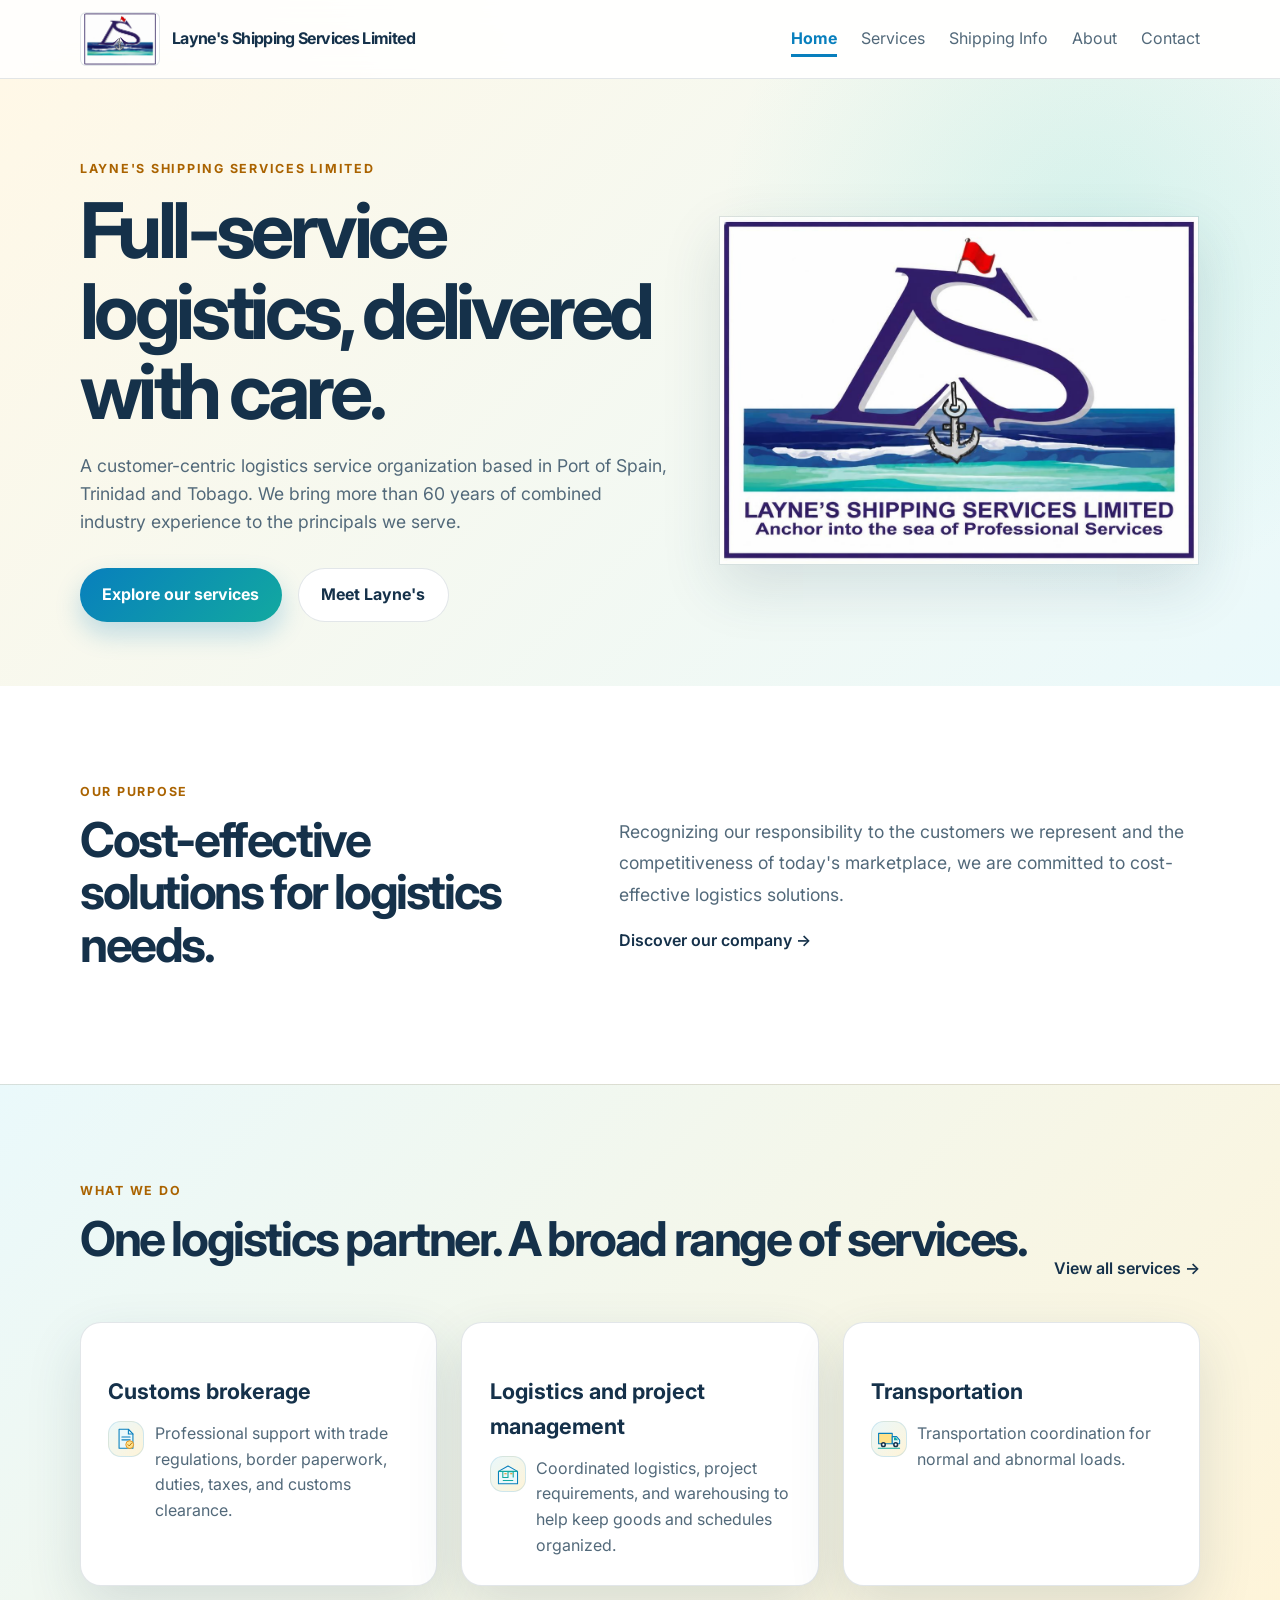
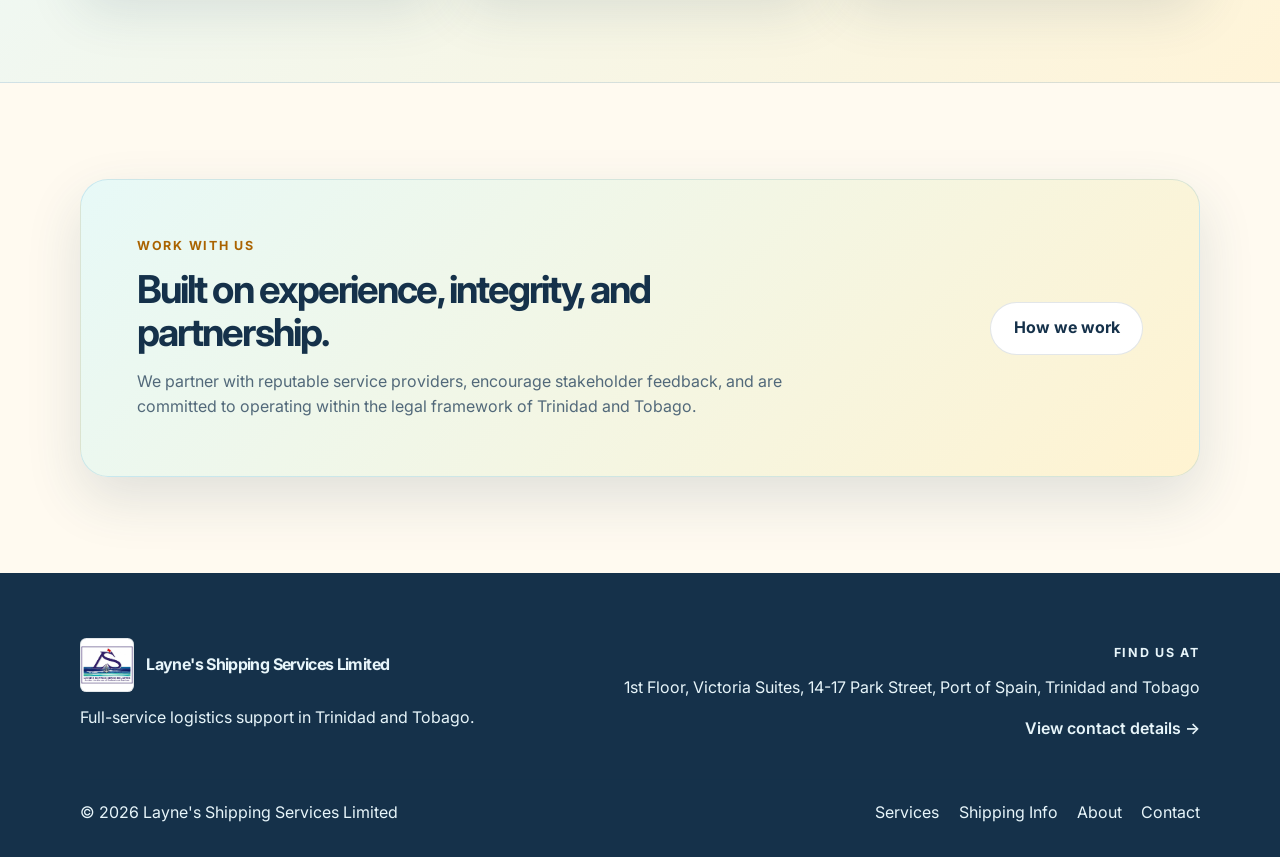
<file: index.html>
<!DOCTYPE html>
<html lang="en">
  <head>
    <meta charset="UTF-8" />
    <meta name="viewport" content="width=device-width, initial-scale=1.0" />
    <title>Home | Layne's Shipping Services Limited</title>
    <meta
      name="description"
      content="Layne's Shipping Services Limited provides full-service logistics support in Trinidad and Tobago."
    />
    <link rel="preconnect" href="https://fonts.googleapis.com" />
    <link rel="preconnect" href="https://fonts.gstatic.com" crossorigin />
    <link
      href="https://fonts.googleapis.com/css2?family=Inter:wght@400;500;600;700;800&display=swap"
      rel="stylesheet"
    />
    <link rel="stylesheet" href="styles.css" />
  </head>
  <body>
    <header class="site-header">
      <div class="container nav-wrap">
        <a href="index.html" class="brand" aria-label="Layne Shipping Services home">
          <img src="small-logo-cropped.png" alt="" class="brand-logo" />
          <span>Layne's Shipping Services Limited</span>
        </a>

        <button class="nav-toggle" aria-label="Open menu" aria-expanded="false">
          <span></span>
          <span></span>
          <span></span>
        </button>

        <nav class="site-nav" aria-label="Main navigation">
          <a href="index.html" aria-current="page">Home</a>
          <a href="services.html">Services</a>
          <a href="shipping-info.html">Shipping Info</a>
          <a href="about.html">About</a>
          <a href="contact.html">Contact</a>
        </nav>
      </div>
    </header>

    <main id="top">
      <section class="page-hero">
        <div class="container page-hero-grid">
          <div class="hero-copy">
            <p class="eyebrow">Layne's Shipping Services Limited</p>
            <h1>Full-service logistics, delivered with care.</h1>
            <p class="lead">
              A customer-centric logistics service organization based in Port of Spain, Trinidad and Tobago.
              We bring more than 60 years of combined industry experience to the principals we serve.
            </p>

            <div class="hero-actions">
              <a href="services.html" class="btn btn-primary">Explore our services</a>
              <a href="about.html" class="btn btn-secondary">Meet Layne's</a>
            </div>
          </div>

          <div class="hero-visual">
            <img
              src="layne-shipping-logo-cropped.png"
              alt="Layne Shipping Services logo"
              class="hero-logo"
            />
          </div>
        </div>
      </section>

      <section class="section home-purpose">
        <div class="container">
          <div class="purpose-grid">
            <div>
              <p class="eyebrow">Our purpose</p>
              <h2>Cost-effective solutions for logistics needs.</h2>
            </div>
            <div class="purpose-copy">
              <p>
                Recognizing our responsibility to the customers we represent and the competitiveness
                of today's marketplace, we are committed to cost-effective logistics solutions.
              </p>
              <a class="text-link" href="about.html">Discover our company <span aria-hidden="true">→</span></a>
            </div>
          </div>
        </div>
      </section>

      <section class="section alt">
        <div class="container">
          <div class="section-heading split">
            <div>
              <p class="eyebrow">What we do</p>
              <h2>One logistics partner. A broad range of services.</h2>
            </div>
            <a class="text-link" href="services.html">View all services <span aria-hidden="true">→</span></a>
          </div>

          <div class="feature-grid home-service-grid">
            <article class="feature-card">
              <h3>Customs brokerage</h3>
              <div class="service-description">
                <img class="service-icon" src="customs-brokerage.svg" alt="" aria-hidden="true" />
                <p>
                  Professional support with trade regulations, border paperwork, duties, taxes, and customs clearance.
                </p>
              </div>
            </article>
            <article class="feature-card">
              <h3>Logistics and project management</h3>
              <div class="service-description">
                <img class="service-icon" src="logistics-warehouse.svg" alt="" aria-hidden="true" />
                <p>
                  Coordinated logistics, project requirements, and warehousing to help keep goods and schedules organized.
                </p>
              </div>
            </article>
            <article class="feature-card">
              <h3>Transportation</h3>
              <div class="service-description">
                <img class="service-icon" src="transportation.svg" alt="" aria-hidden="true" />
                <p>
                  Transportation coordination for normal and abnormal loads.
                </p>
              </div>
            </article>
          </div>
        </div>
      </section>

      <section class="section">
        <div class="container">
          <div class="home-story-card">
            <div>
              <p class="eyebrow">Work with us</p>
              <h2>Built on experience, integrity, and partnership.</h2>
              <p>
                We partner with reputable service providers, encourage stakeholder feedback, and
                are committed to operating within the legal framework of Trinidad and Tobago.
              </p>
            </div>
            <a href="shipping-info.html" class="btn btn-secondary">How we work</a>
          </div>
        </div>
      </section>
    </main>

    <footer class="site-footer">
      <div class="container footer-grid">
        <div>
          <a href="index.html" class="brand footer-brand" aria-label="Layne Shipping Services home">
            <img src="layne-shipping-logo-cropped.png" alt="" class="brand-logo" />
            <span>Layne's Shipping Services Limited</span>
          </a>
          <p>Full-service logistics support in Trinidad and Tobago.</p>
        </div>

        <div class="footer-cta">
          <p class="eyebrow">Find Us At</p>
          <p>1st Floor, Victoria Suites, 14-17 Park Street, Port of Spain, Trinidad and Tobago</p>
          <a class="text-link" href="contact.html">View contact details <span aria-hidden="true">→</span></a>
        </div>
      </div>

      <div class="container footer-bottom">
        <span>© <span id="year"></span> Layne's Shipping Services Limited</span>
        <div class="footer-links">
          <a href="services.html">Services</a>
          <a href="shipping-info.html">Shipping Info</a>
          <a href="about.html">About</a>
          <a href="contact.html">Contact</a>
        </div>
      </div>
    </footer>

    <script src="script.js"></script>
  </body>
</html>
</file>
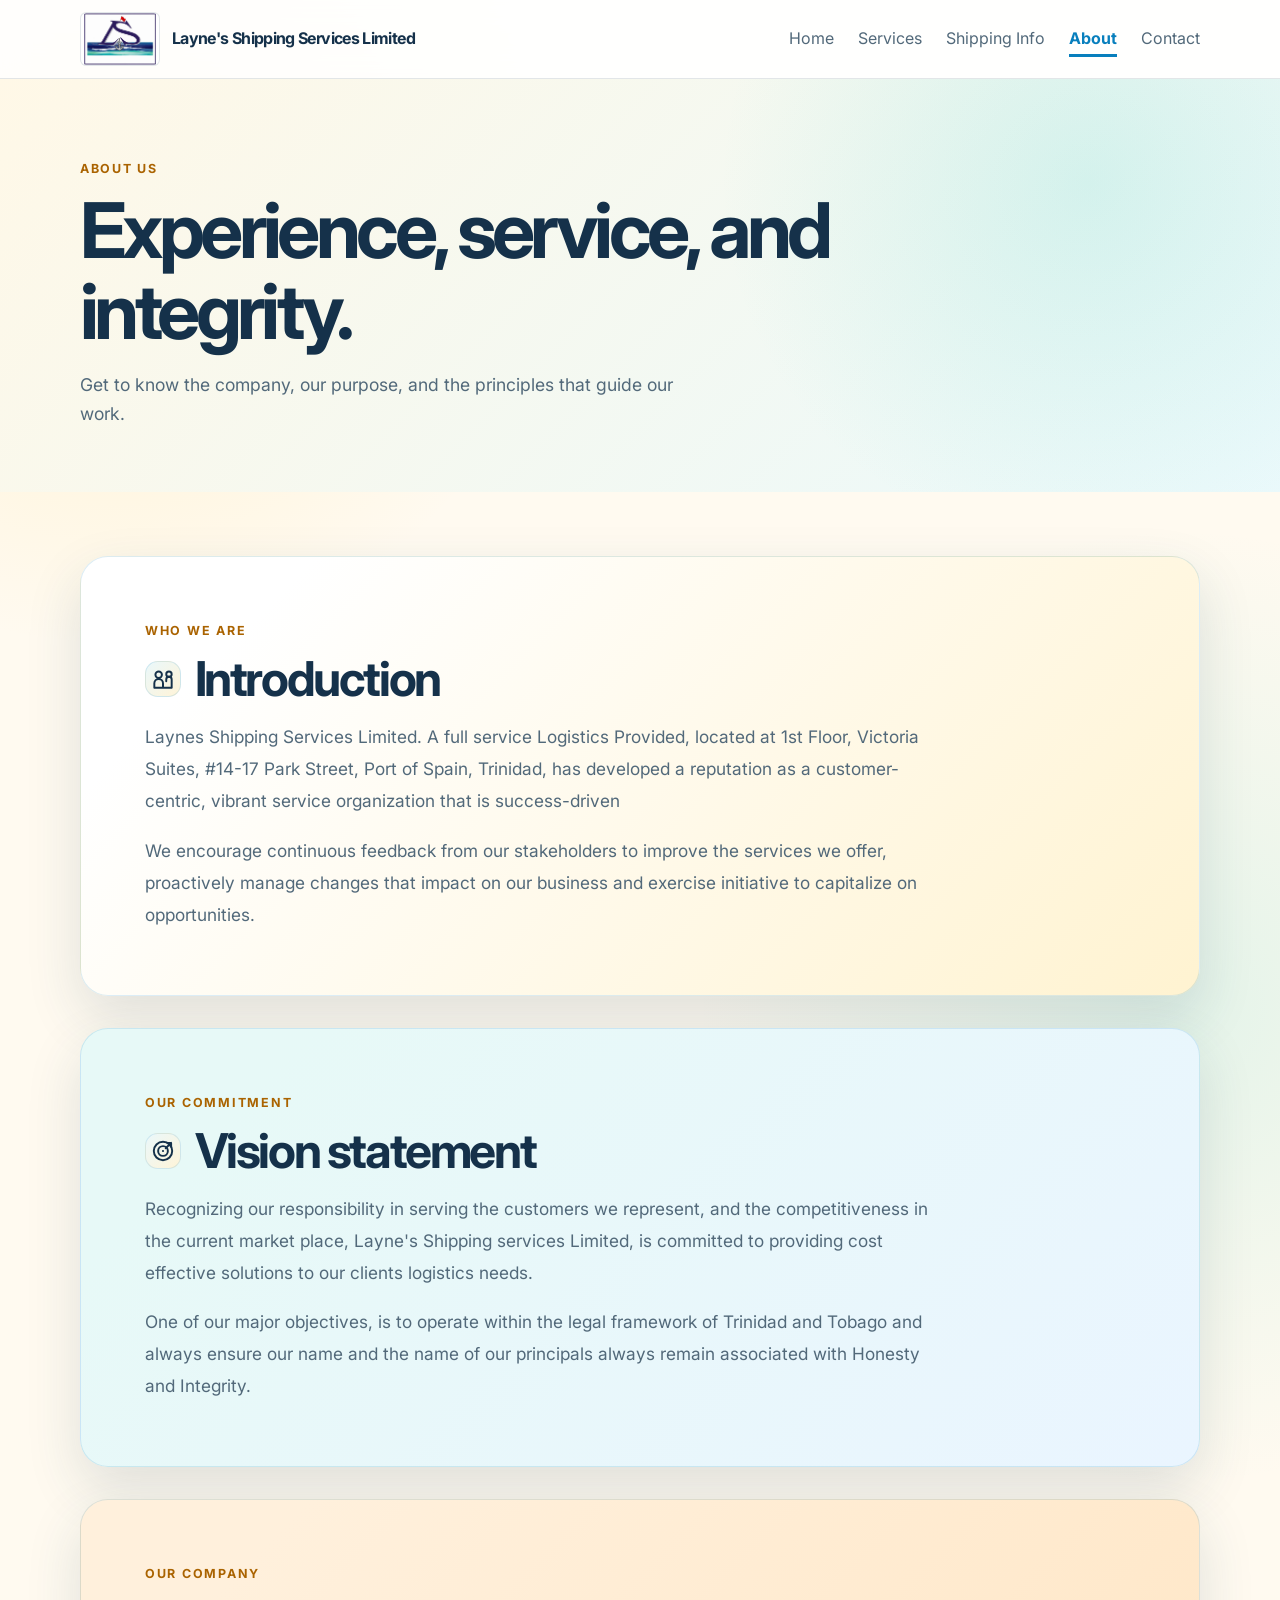
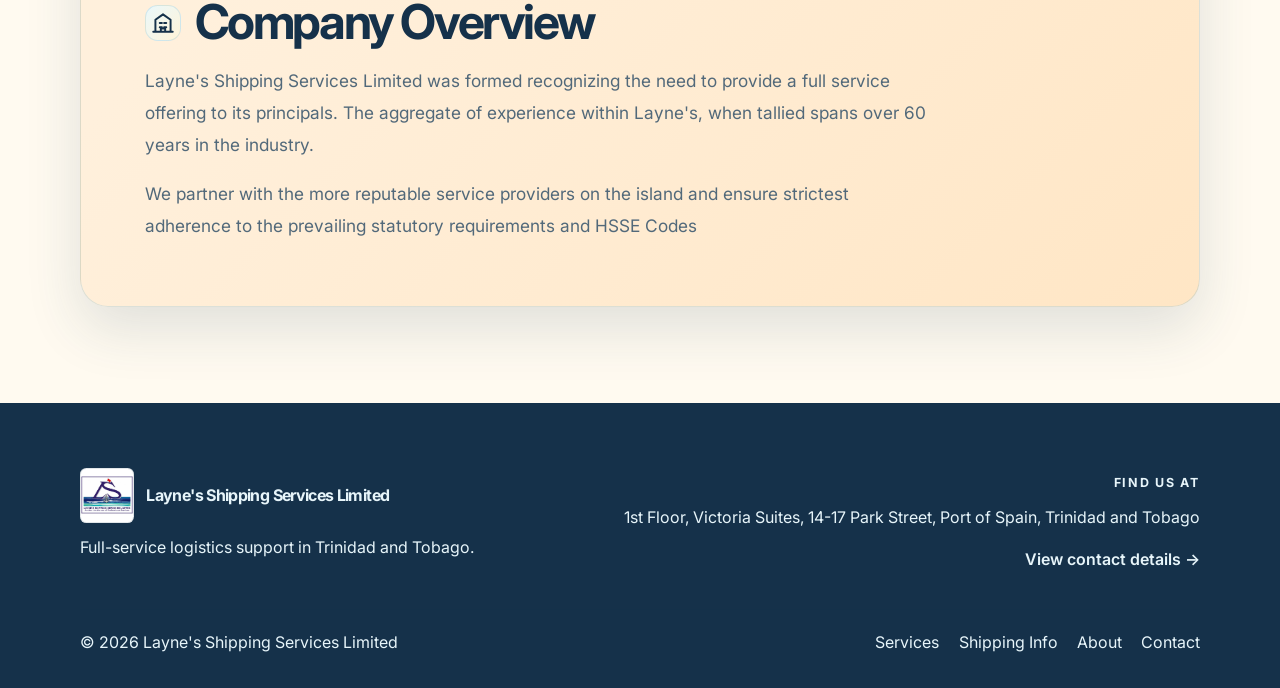
<file: about.html>
<!DOCTYPE html>
<html lang="en">
  <head>
    <meta charset="UTF-8" />
    <meta name="viewport" content="width=device-width, initial-scale=1.0" />
    <title>About | Layne's Shipping Services Limited</title>
    <meta
      name="description"
      content="Learn about Layne's Shipping Services Limited, our company overview, vision, and experience."
    />
    <link rel="preconnect" href="https://fonts.googleapis.com" />
    <link rel="preconnect" href="https://fonts.gstatic.com" crossorigin />
    <link
      href="https://fonts.googleapis.com/css2?family=Inter:wght@400;500;600;700;800&display=swap"
      rel="stylesheet"
    />
    <link rel="stylesheet" href="styles.css" />
  </head>
  <body>
    <header class="site-header">
      <div class="container nav-wrap">
        <a href="index.html" class="brand" aria-label="Layne's Shipping Services home">
          <img src="small-logo-cropped.png" alt="" class="brand-logo" />
          <span>Layne's Shipping Services Limited</span>
        </a>
        <button class="nav-toggle" aria-label="Open menu" aria-expanded="false">
          <span></span><span></span><span></span>
        </button>
        <nav class="site-nav" aria-label="Main navigation">
          <a href="index.html">Home</a>
          <a href="services.html">Services</a>
          <a href="shipping-info.html">Shipping Info</a>
          <a href="about.html" aria-current="page">About</a>
          <a href="contact.html">Contact</a>
        </nav>
      </div>
    </header>

    <main>
      <section class="page-title">
        <div class="container">
          <p class="eyebrow">About us</p>
          <h1>Experience, service, and integrity.</h1>
          <p class="lead">Get to know the company, our purpose, and the principles that guide our work.</p>
        </div>
      </section>

      <section class="section page-section">
        <div class="container statement-stack">
          <article class="intro-card">
            <p class="eyebrow">Who we are</p>
            <div class="about-title">
              <svg class="service-icon" width="36" height="36" viewBox="0 0 24 24" fill="none" aria-hidden="true">
                <path d="M12 20h8v-7.5a2.5 2.5 0 0 0-5 0V14M4 20h8v-4a4 4 0 0 0-8 0v4Z" stroke="currentColor" stroke-width="1.8" stroke-linecap="round" stroke-linejoin="round"/>
                <circle cx="8" cy="8" r="3" stroke="currentColor" stroke-width="1.8"/>
                <circle cx="17.5" cy="7.5" r="2.5" stroke="currentColor" stroke-width="1.8"/>
              </svg>
              <h2>Introduction</h2>
            </div>
            <p>
              Laynes Shipping Services Limited. A full service Logistics Provided, located at 1st Floor,
              Victoria Suites, #14-17 Park Street, Port of Spain, Trinidad, has developed a reputation
              as a customer- centric, vibrant service organization that is success-driven
            </p>
            <p>
              We encourage continuous feedback from our stakeholders to improve the services we offer,
              proactively manage changes that impact on our business and exercise initiative to
              capitalize on opportunities.
            </p>
          </article>
          <article class="intro-card vision-card">
            <p class="eyebrow">Our commitment</p>
            <div class="about-title">
              <svg class="service-icon" width="36" height="36" viewBox="0 0 24 24" fill="none" aria-hidden="true">
                <circle cx="12" cy="12" r="8.5" stroke="currentColor" stroke-width="1.8"/>
                <circle cx="12" cy="12" r="4.5" stroke="currentColor" stroke-width="1.8"/>
                <circle cx="12" cy="12" r="1" fill="currentColor"/>
                <path d="m14.5 9.5 5-5m-3.5 0h3.5V8" stroke="currentColor" stroke-width="1.8" stroke-linecap="round" stroke-linejoin="round"/>
              </svg>
              <h2>Vision statement</h2>
            </div>
            <p>
              Recognizing our responsibility in serving the customers we represent, and the competitiveness
              in the current market place, Layne's Shipping services Limited, is committed to providing
              cost effective solutions to our clients logistics needs.
            </p>
            <p>
              One of our major objectives, is to operate within the legal framework of Trinidad and Tobago
              and always ensure our name and the name of our principals always remain associated with
              Honesty and Integrity.
            </p>
          </article>
          <article class="intro-card overview-card">
            <p class="eyebrow">Our company</p>
            <div class="about-title">
              <svg class="service-icon" width="36" height="36" viewBox="0 0 24 24" fill="none" aria-hidden="true">
                <path d="M3 20h18M5 20V9l7-5 7 5v11M9 12h2m2 0h2m-6 4h2m2 0h2" stroke="currentColor" stroke-width="1.8" stroke-linecap="round" stroke-linejoin="round"/>
                <path d="M10 20v-3h4v3" stroke="currentColor" stroke-width="1.8" stroke-linejoin="round"/>
              </svg>
              <h2>Company Overview</h2>
            </div>
            <p>
              Layne's Shipping Services Limited was formed recognizing the need to provide a full service
              offering to its principals. The aggregate of experience within Layne's, when tallied spans
              over 60 years in the industry.
            </p>
            <p>
              We partner with the more reputable service providers on the island and ensure strictest
              adherence to the prevailing statutory requirements and HSSE Codes
            </p>
          </article>
        </div>
      </section>
    </main>

    <footer class="site-footer">
      <div class="container footer-grid">
        <div>
          <a href="index.html" class="brand footer-brand" aria-label="Layne's Shipping Services home">
            <img src="layne-shipping-logo-cropped.png" alt="" class="brand-logo" />
            <span>Layne's Shipping Services Limited</span>
          </a>
          <p>Full-service logistics support in Trinidad and Tobago.</p>
        </div>
        <div class="footer-cta">
          <p class="eyebrow">Find us at</p>
          <p>1st Floor, Victoria Suites, 14-17 Park Street, Port of Spain, Trinidad and Tobago</p>
          <a class="text-link" href="contact.html">View contact details <span aria-hidden="true">→</span></a>
        </div>
      </div>
      <div class="container footer-bottom">
        <span>© <span id="year"></span> Layne's Shipping Services Limited</span>
        <div class="footer-links">
          <a href="services.html">Services</a>
          <a href="shipping-info.html">Shipping Info</a>
          <a href="about.html">About</a>
          <a href="contact.html">Contact</a>
        </div>
      </div>
    </footer>
    <script src="script.js"></script>
  </body>
</html>
</file>
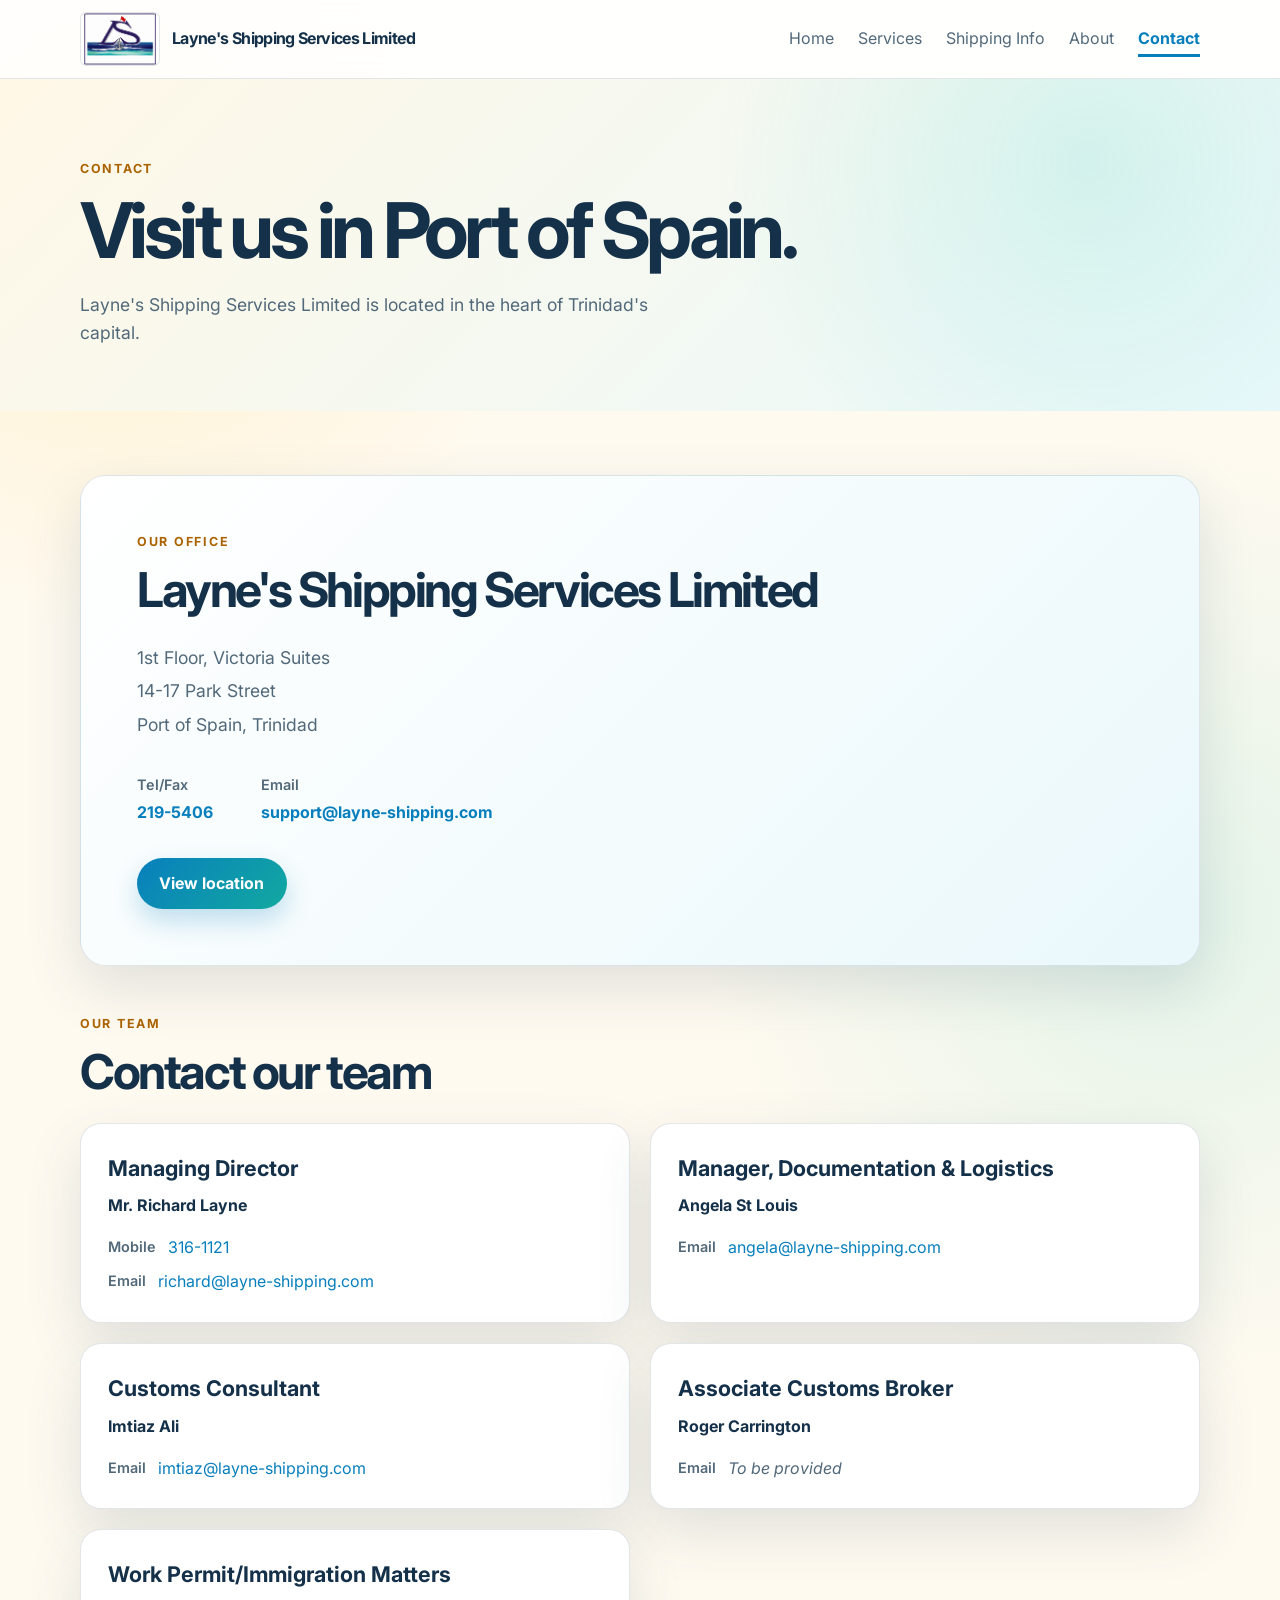
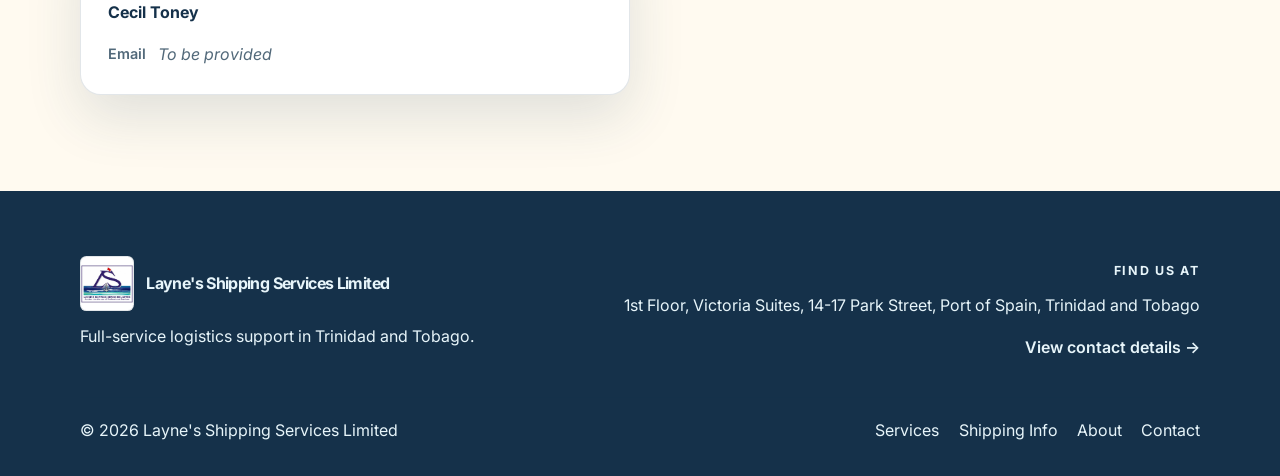
<file: contact.html>
<!DOCTYPE html>
<html lang="en">
  <head>
    <meta charset="UTF-8" />
    <meta name="viewport" content="width=device-width, initial-scale=1.0" />
    <title>Contact | Layne's Shipping Services Limited</title>
    <meta
      name="description"
      content="Find Layne's Shipping Services Limited at Victoria Suites on Park Street in Port of Spain, Trinidad."
    />
    <link rel="preconnect" href="https://fonts.googleapis.com" />
    <link rel="preconnect" href="https://fonts.gstatic.com" crossorigin />
    <link
      href="https://fonts.googleapis.com/css2?family=Inter:wght@400;500;600;700;800&display=swap"
      rel="stylesheet"
    />
    <link rel="stylesheet" href="styles.css" />
  </head>
  <body>
    <header class="site-header">
      <div class="container nav-wrap">
        <a href="index.html" class="brand" aria-label="Layne's Shipping Services home">
          <img src="small-logo-cropped.png" alt="" class="brand-logo" />
          <span>Layne's Shipping Services Limited</span>
        </a>
        <button class="nav-toggle" aria-label="Open menu" aria-expanded="false">
          <span></span><span></span><span></span>
        </button>
        <nav class="site-nav" aria-label="Main navigation">
          <a href="index.html">Home</a>
          <a href="services.html">Services</a>
          <a href="shipping-info.html">Shipping Info</a>
          <a href="about.html">About</a>
          <a href="contact.html" aria-current="page">Contact</a>
        </nav>
      </div>
    </header>

    <main>
      <section class="page-title">
        <div class="container">
          <p class="eyebrow">Contact</p>
          <h1>Visit us in Port of Spain.</h1>
          <p class="lead">Layne's Shipping Services Limited is located in the heart of Trinidad's capital.</p>
        </div>
      </section>

      <section class="section page-section">
        <div class="container contact-content">
          <div class="contact-card office-card">
            <p class="eyebrow">Our office</p>
            <h2>Layne's Shipping Services Limited</h2>
            <address>
              1st Floor, Victoria Suites<br />
              14-17 Park Street<br />
              Port of Spain, Trinidad
            </address>
            <dl class="contact-details">
              <div>
                <dt>Tel/Fax</dt>
                <dd><a href="tel:+18682195406">219-5406</a></dd>
              </div>
              <div>
                <dt>Email</dt>
                <dd><a href="mailto:support@layne-shipping.com">support@layne-shipping.com</a></dd>
              </div>
            </dl>
            <a
              class="btn btn-primary"
              href="https://www.google.com/maps/search/?api=1&amp;query=10.656763%2C-61.515346"
              target="_blank"
              rel="noopener noreferrer"
            >
              View location
            </a>
          </div>

          <section class="team-contacts" aria-labelledby="team-contact-heading">
            <div class="section-heading">
              <p class="eyebrow">Our team</p>
              <h2 id="team-contact-heading">Contact our team</h2>
            </div>
            <div class="team-contact-grid">
              <article class="team-contact-card">
                <h3>Managing Director</h3>
                <p class="team-contact-name">Mr. Richard Layne</p>
                <p><span>Mobile</span><a href="tel:+18683161121">316-1121</a></p>
                <p><span>Email</span><a href="mailto:richard@layne-shipping.com">richard@layne-shipping.com</a></p>
              </article>
              <article class="team-contact-card">
                <h3>Manager, Documentation &amp; Logistics</h3>
                <p class="team-contact-name">Angela St Louis</p>
                <p><span>Email</span><a href="mailto:angela@layne-shipping.com">angela@layne-shipping.com</a></p>
              </article>
              <article class="team-contact-card">
                <h3>Customs Consultant</h3>
                <p class="team-contact-name">Imtiaz Ali</p>
                <p><span>Email</span><a href="mailto:imtiaz@layne-shipping.com">imtiaz@layne-shipping.com</a></p>
              </article>
              <article class="team-contact-card">
                <h3>Associate Customs Broker</h3>
                <p class="team-contact-name">Roger Carrington</p>
                <p><span>Email</span><span class="contact-pending">To be provided</span></p>
              </article>
              <article class="team-contact-card">
                <h3>Work Permit/Immigration Matters</h3>
                <p class="team-contact-name">Cecil Toney</p>
                <p><span>Email</span><span class="contact-pending">To be provided</span></p>
              </article>
            </div>
          </section>
        </div>
      </section>
    </main>

    <footer class="site-footer">
      <div class="container footer-grid">
        <div>
          <a href="index.html" class="brand footer-brand" aria-label="Layne's Shipping Services home">
            <img src="layne-shipping-logo-cropped.png" alt="" class="brand-logo" />
            <span>Layne's Shipping Services Limited</span>
          </a>
          <p>Full-service logistics support in Trinidad and Tobago.</p>
        </div>
        <div class="footer-cta">
          <p class="eyebrow">Find us at</p>
          <p>1st Floor, Victoria Suites, 14-17 Park Street, Port of Spain, Trinidad and Tobago</p>
          <a class="text-link" href="contact.html">View contact details <span aria-hidden="true">→</span></a>
        </div>
      </div>
      <div class="container footer-bottom">
        <span>© <span id="year"></span> Layne's Shipping Services Limited</span>
        <div class="footer-links">
          <a href="services.html">Services</a>
          <a href="shipping-info.html">Shipping Info</a>
          <a href="about.html">About</a>
          <a href="contact.html">Contact</a>
        </div>
      </div>
    </footer>
    <script src="script.js"></script>
  </body>
</html>
</file>
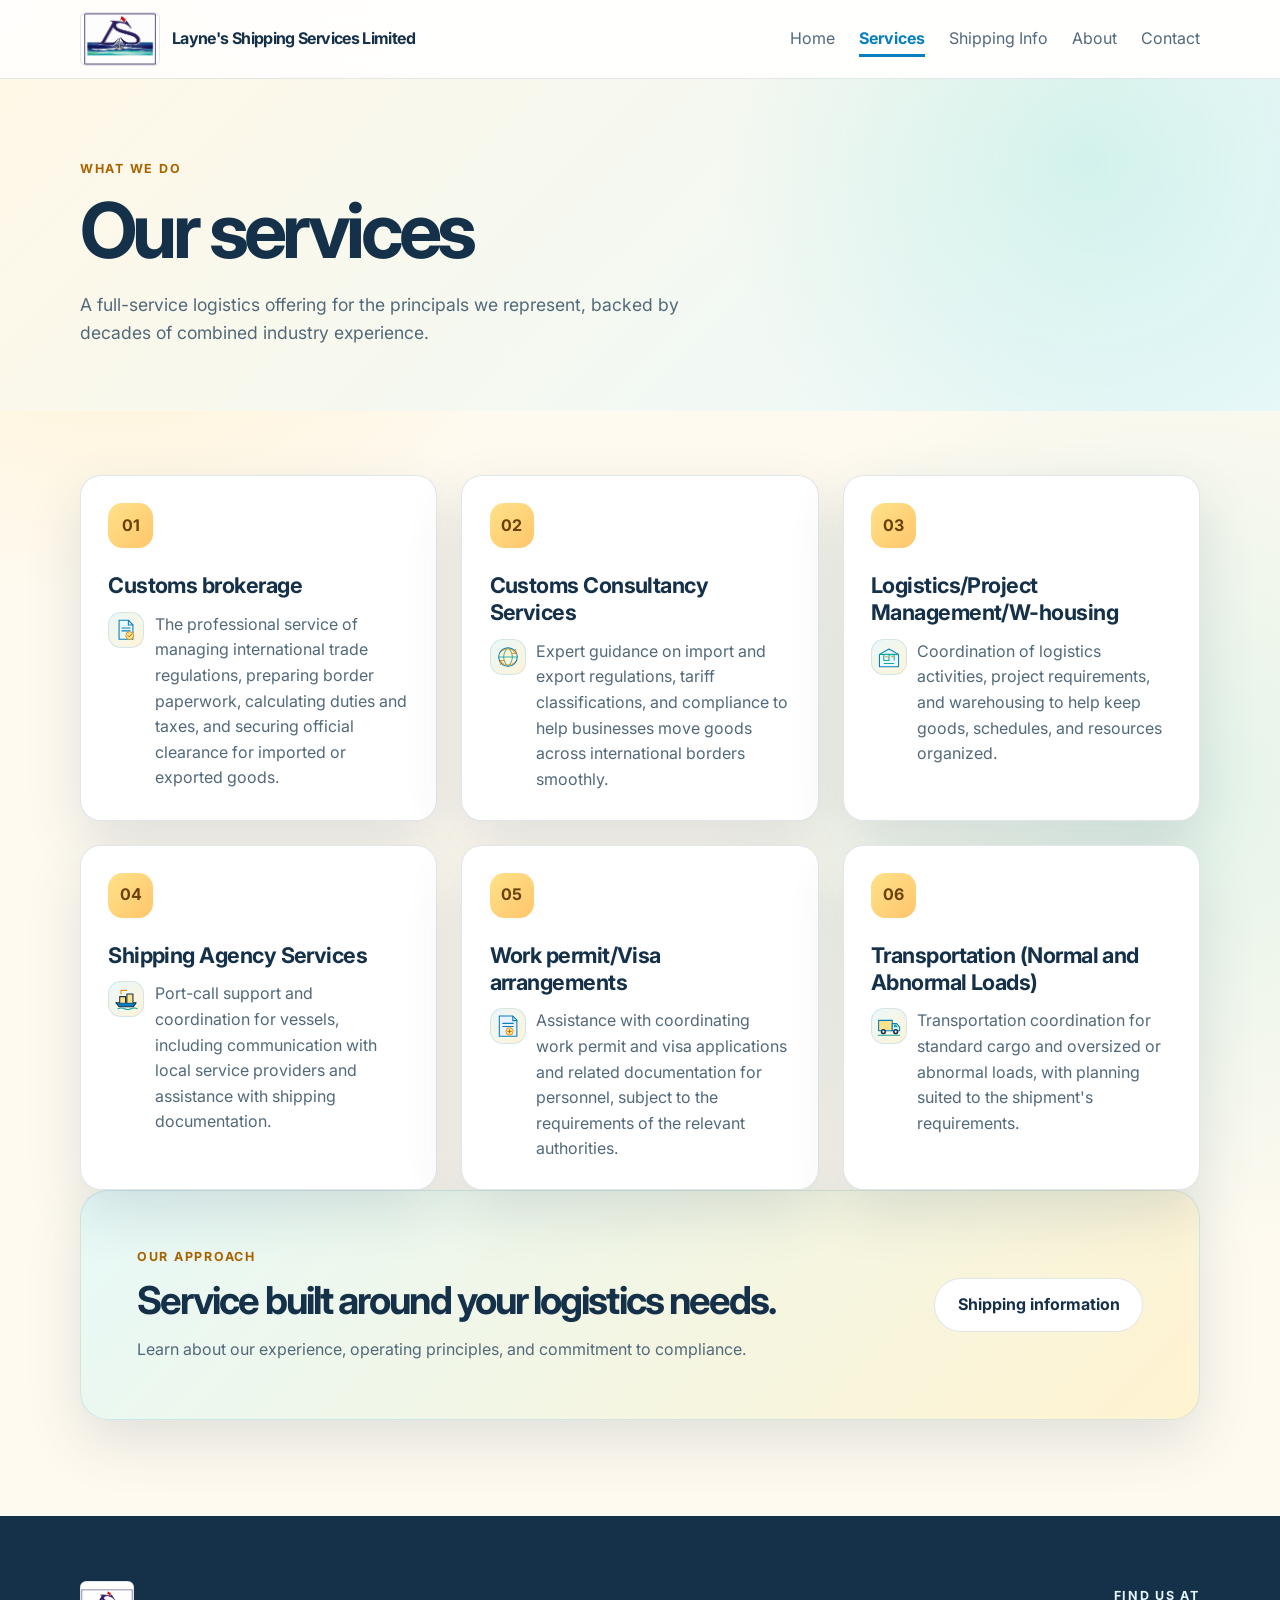
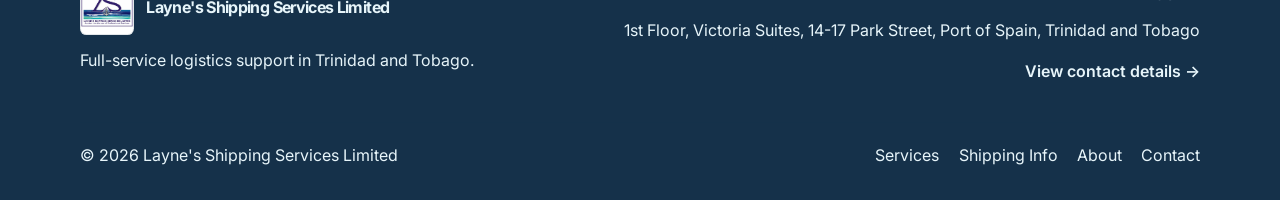
<file: services.html>
<!DOCTYPE html>
<html lang="en">
  <head>
    <meta charset="UTF-8" />
    <meta name="viewport" content="width=device-width, initial-scale=1.0" />
    <title>Services | Layne's Shipping Services Limited</title>
    <meta
      name="description"
      content="Explore customs, logistics, shipping agency, permit, visa, and transportation services from Layne's Shipping Services Limited."
    />
    <link rel="preconnect" href="https://fonts.googleapis.com" />
    <link rel="preconnect" href="https://fonts.gstatic.com" crossorigin />
    <link
      href="https://fonts.googleapis.com/css2?family=Inter:wght@400;500;600;700;800&display=swap"
      rel="stylesheet"
    />
    <link rel="stylesheet" href="styles.css" />
  </head>
  <body>
    <header class="site-header">
      <div class="container nav-wrap">
        <a href="index.html" class="brand" aria-label="Layne's Shipping Services home">
          <img src="small-logo-cropped.png" alt="" class="brand-logo" />
          <span>Layne's Shipping Services Limited</span>
        </a>
        <button class="nav-toggle" aria-label="Open menu" aria-expanded="false">
          <span></span><span></span><span></span>
        </button>
        <nav class="site-nav" aria-label="Main navigation">
          <a href="index.html">Home</a>
          <a href="services.html" aria-current="page">Services</a>
          <a href="shipping-info.html">Shipping Info</a>
          <a href="about.html">About</a>
          <a href="contact.html">Contact</a>
        </nav>
      </div>
    </header>

    <main>
      <section class="page-title">
        <div class="container">
          <p class="eyebrow">What we do</p>
          <h1>Our services</h1>
          <p class="lead">
            A full-service logistics offering for the principals we represent, backed by decades of
            combined industry experience.
          </p>
        </div>
      </section>

      <section class="section page-section">
        <div class="container">
          <div class="feature-grid">
            <article class="feature-card">
              <div class="icon">01</div>
              <h2>Customs brokerage</h2>
              <div class="service-description">
                <img class="service-icon" src="customs-brokerage.svg" alt="" aria-hidden="true" />
                <p>
                  The professional service of managing international trade regulations, preparing border
                  paperwork, calculating duties and taxes, and securing official clearance for imported
                  or exported goods.
                </p>
              </div>
            </article>
            <article class="feature-card">
              <div class="icon">02</div>
              <h2>Customs Consultancy Services</h2>
              <div class="service-description">
                <img class="service-icon" src="customs-consultancy.svg" alt="" aria-hidden="true" />
                <p>
                  Expert guidance on import and export regulations, tariff classifications, and compliance
                  to help businesses move goods across international borders smoothly.
                </p>
              </div>
            </article>
            <article class="feature-card">
              <div class="icon">03</div>
              <h2>Logistics/Project Management/W-housing</h2>
              <div class="service-description">
                <img class="service-icon" src="logistics-warehouse.svg" alt="" aria-hidden="true" />
                <p>
                  Coordination of logistics activities, project requirements, and warehousing to help keep
                  goods, schedules, and resources organized.
                </p>
              </div>
            </article>
            <article class="feature-card">
              <div class="icon">04</div>
              <h2>Shipping Agency Services</h2>
              <div class="service-description">
                <img class="service-icon" src="shipping-agency.svg" alt="" aria-hidden="true" />
                <p>
                  Port-call support and coordination for vessels, including communication with local
                  service providers and assistance with shipping documentation.
                </p>
              </div>
            </article>
            <article class="feature-card">
              <div class="icon">05</div>
              <h2>Work permit/Visa arrangements</h2>
              <div class="service-description">
                <img class="service-icon" src="work-permit-visa.svg" alt="" aria-hidden="true" />
                <p>
                  Assistance with coordinating work permit and visa applications and related documentation
                  for personnel, subject to the requirements of the relevant authorities.
                </p>
              </div>
            </article>
            <article class="feature-card">
              <div class="icon">06</div>
              <h2>Transportation (Normal and Abnormal Loads)</h2>
              <div class="service-description">
                <img class="service-icon" src="transportation.svg" alt="" aria-hidden="true" />
                <p>
                  Transportation coordination for standard cargo and oversized or abnormal loads, with
                  planning suited to the shipment's requirements.
                </p>
              </div>
            </article>
          </div>
          <div class="page-callout">
            <div>
              <p class="eyebrow">Our approach</p>
              <h2>Service built around your logistics needs.</h2>
              <p>Learn about our experience, operating principles, and commitment to compliance.</p>
            </div>
            <a href="shipping-info.html" class="btn btn-secondary">Shipping information</a>
          </div>
        </div>
      </section>
    </main>

    <footer class="site-footer">
      <div class="container footer-grid">
        <div>
          <a href="index.html" class="brand footer-brand" aria-label="Layne's Shipping Services home">
            <img src="layne-shipping-logo-cropped.png" alt="" class="brand-logo" />
            <span>Layne's Shipping Services Limited</span>
          </a>
          <p>Full-service logistics support in Trinidad and Tobago.</p>
        </div>
        <div class="footer-cta">
          <p class="eyebrow">Find us at</p>
          <p>1st Floor, Victoria Suites, 14-17 Park Street, Port of Spain, Trinidad and Tobago</p>
          <a class="text-link" href="contact.html">View contact details <span aria-hidden="true">→</span></a>
        </div>
      </div>
      <div class="container footer-bottom">
        <span>© <span id="year"></span> Layne's Shipping Services Limited</span>
        <div class="footer-links">
          <a href="services.html">Services</a>
          <a href="shipping-info.html">Shipping Info</a>
          <a href="about.html">About</a>
          <a href="contact.html">Contact</a>
        </div>
      </div>
    </footer>
    <script src="script.js"></script>
  </body>
</html>
</file>
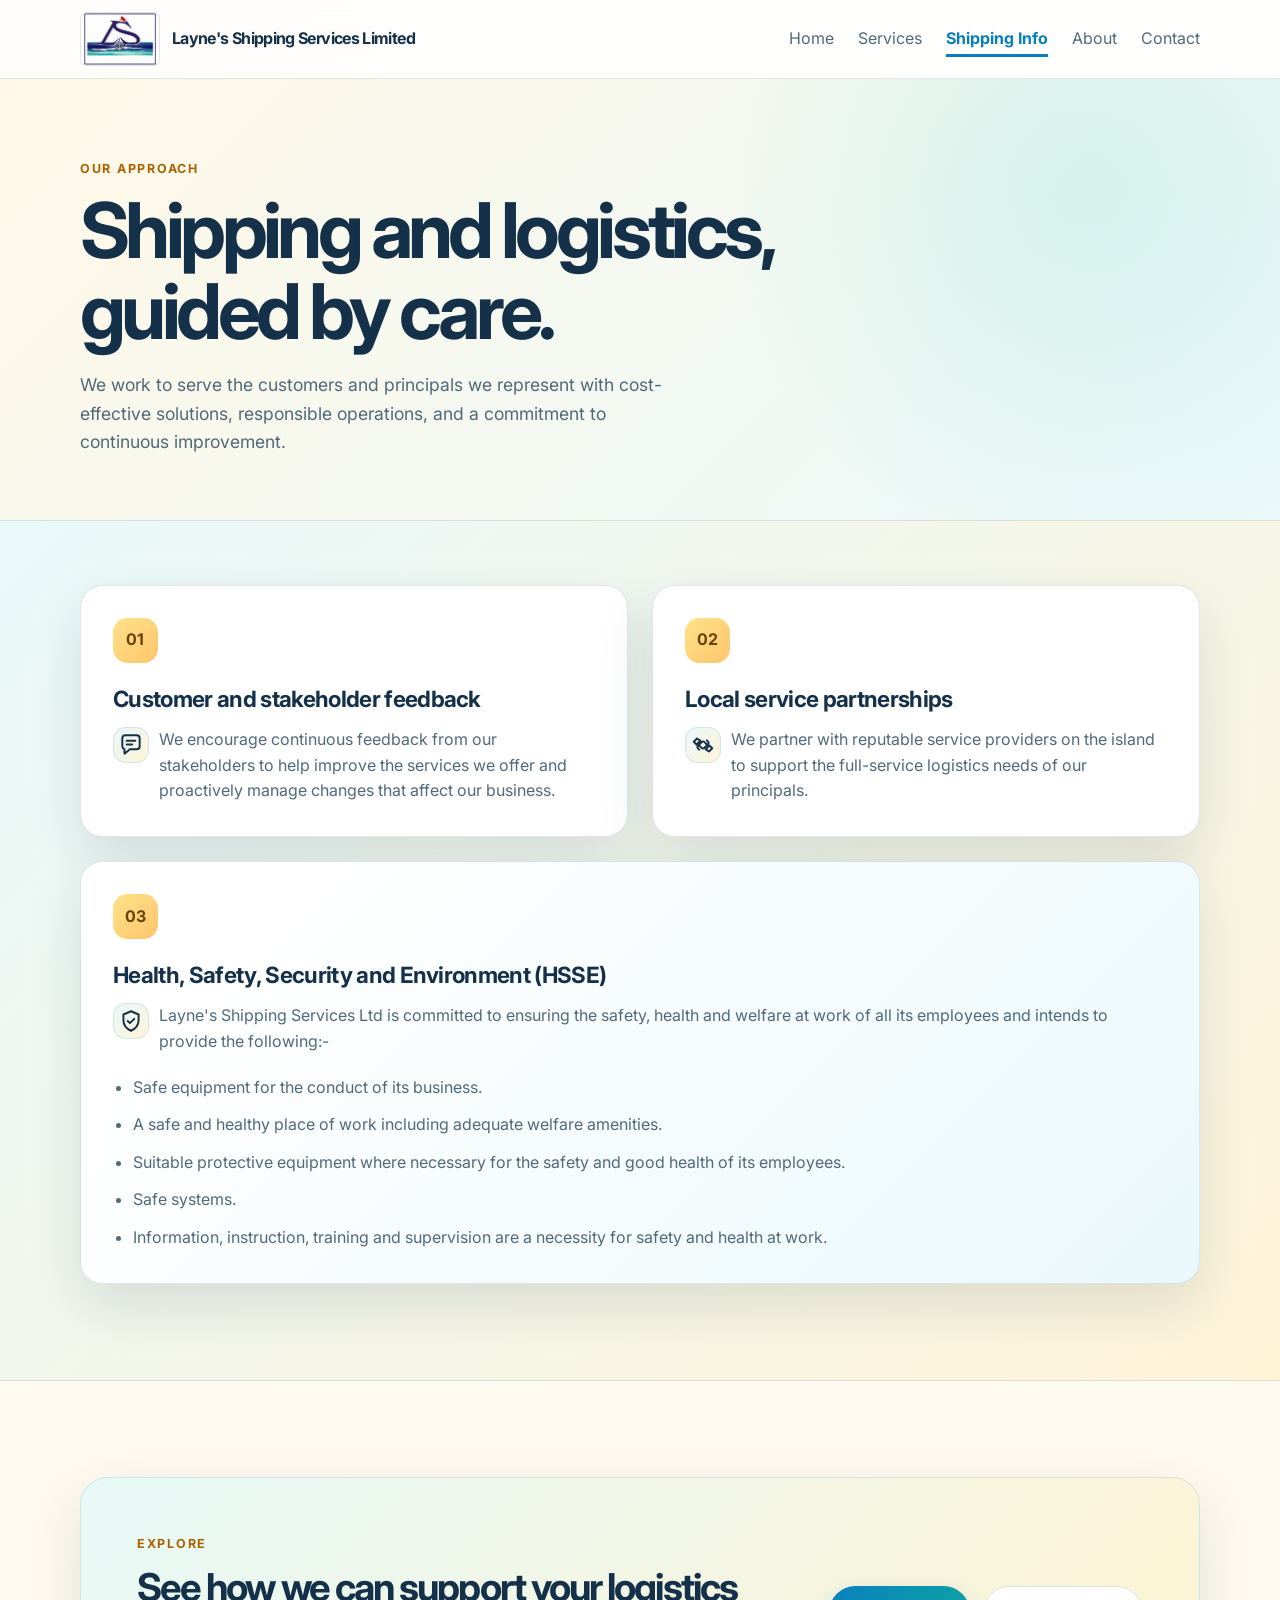
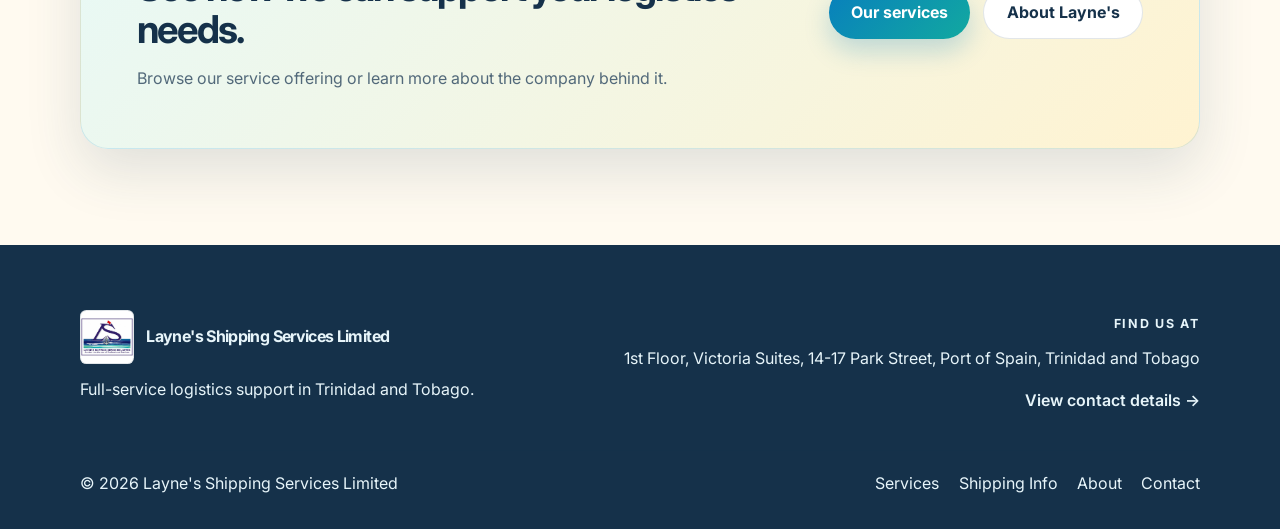
<file: shipping-info.html>
<!DOCTYPE html>
<html lang="en">
  <head>
    <meta charset="UTF-8" />
    <meta name="viewport" content="width=device-width, initial-scale=1.0" />
    <title>Shipping Info | Layne's Shipping Services Limited</title>
    <meta
      name="description"
      content="Learn about Layne's Shipping Services Limited's logistics approach, local partnerships, and operating commitments."
    />
    <link rel="preconnect" href="https://fonts.googleapis.com" />
    <link rel="preconnect" href="https://fonts.gstatic.com" crossorigin />
    <link
      href="https://fonts.googleapis.com/css2?family=Inter:wght@400;500;600;700;800&display=swap"
      rel="stylesheet"
    />
    <link rel="stylesheet" href="styles.css" />
  </head>
  <body>
    <header class="site-header">
      <div class="container nav-wrap">
        <a href="index.html" class="brand" aria-label="Layne's Shipping Services home">
          <img src="small-logo-cropped.png" alt="" class="brand-logo" />
          <span>Layne's Shipping Services Limited</span>
        </a>
        <button class="nav-toggle" aria-label="Open menu" aria-expanded="false">
          <span></span><span></span><span></span>
        </button>
        <nav class="site-nav" aria-label="Main navigation">
          <a href="index.html">Home</a>
          <a href="services.html">Services</a>
          <a href="shipping-info.html" aria-current="page">Shipping Info</a>
          <a href="about.html">About</a>
          <a href="contact.html">Contact</a>
        </nav>
      </div>
    </header>

    <main>
      <section class="page-title">
        <div class="container">
          <p class="eyebrow">Our approach</p>
          <h1>Shipping and logistics, guided by care.</h1>
          <p class="lead">
            We work to serve the customers and principals we represent with cost-effective solutions,
            responsible operations, and a commitment to continuous improvement.
          </p>
        </div>
      </section>

      <section class="section page-section alt">
        <div class="container info-grid">
          <article class="info-card">
            <span class="info-number">01</span>
            <h2>Customer and stakeholder feedback</h2>
            <div class="service-description">
              <svg class="service-icon" width="36" height="36" viewBox="0 0 24 24" fill="none" aria-hidden="true">
                <path d="M4 5.75A2.75 2.75 0 0 1 6.75 3h10.5A2.75 2.75 0 0 1 20 5.75v7.5A2.75 2.75 0 0 1 17.25 16H11l-5 4v-4.2A2.75 2.75 0 0 1 4 13.25v-7.5Z" stroke="currentColor" stroke-width="1.8" stroke-linejoin="round"/>
                <path d="M8 8h8M8 11.5h5" stroke="currentColor" stroke-width="1.8" stroke-linecap="round"/>
              </svg>
              <p>
                We encourage continuous feedback from our stakeholders to help improve the services we offer
                and proactively manage changes that affect our business.
              </p>
            </div>
          </article>
          <article class="info-card">
            <span class="info-number">02</span>
            <h2>Local service partnerships</h2>
            <div class="service-description">
              <svg class="service-icon" width="36" height="36" viewBox="0 0 24 24" fill="none" aria-hidden="true">
                <path d="m8.5 12.5 2.1 2.1a2 2 0 0 0 2.8 0l3.1-3.1a2 2 0 0 0 0-2.8l-1-1" stroke="currentColor" stroke-width="1.8" stroke-linecap="round" stroke-linejoin="round"/>
                <path d="m15.5 11.5-2.1-2.1a2 2 0 0 0-2.8 0l-3.1 3.1a2 2 0 0 0 0 2.8l1 1M3.5 9l3-3 3 2-3.5 3.5L3.5 9ZM20.5 15l-3 3-3-2 3.5-3.5 2.5 2.5Z" stroke="currentColor" stroke-width="1.8" stroke-linecap="round" stroke-linejoin="round"/>
              </svg>
              <p>
                We partner with reputable service providers on the island to support the full-service
                logistics needs of our principals.
              </p>
            </div>
          </article>
          <article class="info-card hsse-card">
            <span class="info-number">03</span>
            <h2>Health, Safety, Security and Environment (HSSE)</h2>
            <div class="service-description">
              <svg class="service-icon" width="36" height="36" viewBox="0 0 24 24" fill="none" aria-hidden="true">
                <path d="M12 3 19 6v5.2c0 4.5-2.9 7.8-7 9.8-4.1-2-7-5.3-7-9.8V6l7-3Z" stroke="currentColor" stroke-width="1.8" stroke-linejoin="round"/>
                <path d="m9 12 2 2 4-4" stroke="currentColor" stroke-width="1.8" stroke-linecap="round" stroke-linejoin="round"/>
              </svg>
              <p>
                Layne's Shipping Services Ltd is committed to ensuring the safety, health and welfare at work
                of all its employees and intends to provide the following:-
              </p>
            </div>
            <ul class="hsse-list">
              <li>Safe equipment for the conduct of its business.</li>
              <li>A safe and healthy place of work including adequate welfare amenities.</li>
              <li>Suitable protective equipment where necessary for the safety and good health of its employees.</li>
              <li>Safe systems.</li>
              <li>Information, instruction, training and supervision are a necessity for safety and health at work.</li>
            </ul>
          </article>
        </div>
      </section>

      <section class="section">
        <div class="container page-callout">
          <div>
            <p class="eyebrow">Explore</p>
            <h2>See how we can support your logistics needs.</h2>
            <p>Browse our service offering or learn more about the company behind it.</p>
          </div>
          <div class="callout-actions">
            <a href="services.html" class="btn btn-primary">Our services</a>
            <a href="about.html" class="btn btn-secondary">About Layne's</a>
          </div>
        </div>
      </section>
    </main>

    <footer class="site-footer">
      <div class="container footer-grid">
        <div>
          <a href="index.html" class="brand footer-brand" aria-label="Layne's Shipping Services home">
            <img src="layne-shipping-logo-cropped.png" alt="" class="brand-logo" />
            <span>Layne's Shipping Services Limited</span>
          </a>
          <p>Full-service logistics support in Trinidad and Tobago.</p>
        </div>
        <div class="footer-cta">
          <p class="eyebrow">Find us at</p>
          <p>1st Floor, Victoria Suites, 14-17 Park Street, Port of Spain, Trinidad and Tobago</p>
          <a class="text-link" href="contact.html">View contact details <span aria-hidden="true">→</span></a>
        </div>
      </div>
      <div class="container footer-bottom">
        <span>© <span id="year"></span> Layne's Shipping Services Limited</span>
        <div class="footer-links">
          <a href="services.html">Services</a>
          <a href="shipping-info.html">Shipping Info</a>
          <a href="about.html">About</a>
          <a href="contact.html">Contact</a>
        </div>
      </div>
    </footer>
    <script src="script.js"></script>
  </body>
</html>
</file>
<file: styles.css>
:root {
  --bg: #fffaf0;
  --panel: #ffffff;
  --panel-2: #e8f8fb;
  --card: #ffffff;
  --text: #15314a;
  --muted: #52697a;
  --line: rgba(21, 49, 74, 0.12);
  --primary: #087fbd;
  --primary-2: #12a9a0;
  --accent: #e28b13;
  --shadow: 0 22px 55px rgba(34, 73, 91, 0.14);
}

* {
  box-sizing: border-box;
}

html {
  scroll-behavior: smooth;
}

body {
  margin: 0;
  font-family: "Inter", sans-serif;
  background:
    radial-gradient(circle at 9% 8%, rgba(255, 211, 91, 0.24), transparent 29rem),
    radial-gradient(circle at 92% 44%, rgba(73, 207, 194, 0.15), transparent 30rem),
    var(--bg);
  color: var(--text);
  line-height: 1.6;
}

a {
  color: inherit;
  text-decoration: none;
}

img {
  max-width: 100%;
  display: block;
}

button {
  font: inherit;
}

.container {
  width: min(1120px, calc(100% - 2rem));
  margin: 0 auto;
}

.section {
  padding: 6rem 0;
}

.alt {
  background: linear-gradient(135deg, #eaf9fb, #fff4d8);
  border-top: 1px solid var(--line);
  border-bottom: 1px solid var(--line);
}

.eyebrow {
  margin: 0 0 0.75rem;
  font-size: 0.78rem;
  letter-spacing: 0.14em;
  text-transform: uppercase;
  color: #aa6300;
  font-weight: 700;
}

h1, h2, h3, p {
  margin-top: 0;
}

h1 {
  font-size: clamp(2.8rem, 6vw, 5rem);
  line-height: 1.05;
  letter-spacing: -0.06em;
  margin-bottom: 1.2rem;
}

h2 {
  font-size: clamp(2rem, 4vw, 3rem);
  line-height: 1.1;
  letter-spacing: -0.05em;
  margin-bottom: 1rem;
}

h3 {
  font-size: 1.35rem;
  margin-bottom: 0.8rem;
}

p {
  color: var(--muted);
}

.site-header {
  position: sticky;
  top: 0;
  z-index: 50;
  backdrop-filter: blur(14px);
  background: rgba(255, 255, 255, 0.9);
  border-bottom: 1px solid var(--line);
}

.nav-wrap {
  display: flex;
  align-items: center;
  justify-content: space-between;
  min-height: 78px;
}

.brand {
  display: inline-flex;
  align-items: center;
  gap: 0.75rem;
  font-weight: 700;
  letter-spacing: -0.04em;
}

.brand-logo {
  width: 3.4rem;
  height: 3.4rem;
  border: 1px solid var(--line);
  border-radius: 0.4rem;
  background: #ffffff;
  object-fit: contain;
}

.site-header .brand-logo {
  width: 5rem;
}

.site-nav {
  display: flex;
  align-items: center;
  gap: 1.5rem;
}

.site-nav a {
  position: relative;
  padding: 0.35rem 0;
  color: var(--muted);
  transition: color 0.2s ease;
}

.site-nav a::after {
  position: absolute;
  right: 0;
  bottom: 0;
  left: 0;
  height: 3px;
  background: var(--primary);
  content: "";
  transform: scaleX(0);
  transform-origin: center;
  transition: transform 0.2s ease;
}

.site-nav a:hover,
.site-nav a:focus-visible {
  color: var(--primary);
}

.site-nav a:hover::after,
.site-nav a:focus-visible::after,
.site-nav a[aria-current="page"]::after {
  transform: scaleX(1);
}

.site-nav a[aria-current="page"] {
  color: var(--primary);
  font-weight: 700;
}

.site-nav .btn-primary {
  color: #ffffff;
}

.btn {
  display: inline-flex;
  align-items: center;
  justify-content: center;
  min-height: 48px;
  padding: 0.8rem 1.4rem;
  border-radius: 999px;
  font-weight: 700;
  transition: transform 0.2s ease, box-shadow 0.2s ease;
}

.btn:hover,
.btn:focus-visible {
  transform: translateY(-1px);
}

.btn-primary {
  background: linear-gradient(135deg, var(--primary), var(--primary-2));
  color: white;
  box-shadow: 0 12px 26px rgba(8, 127, 189, 0.24);
}

.btn-secondary {
  background: #ffffff;
  border: 1px solid var(--line);
  color: var(--text);
}

.hero {
  padding: 4rem 0 2rem;
}

.hero-grid {
  display: grid;
  grid-template-columns: 1.1fr 0.9fr;
  align-items: center;
  gap: 3rem;
}

.lead {
  max-width: 38rem;
  font-size: 1.1rem;
  margin-bottom: 2rem;
}

.hero-actions {
  display: flex;
  flex-wrap: wrap;
  gap: 1rem;
}

.trust-list {
  list-style: none;
  padding: 0;
  margin: 0;
  display: flex;
  flex-wrap: wrap;
  gap: 2rem;
}

.trust-list li {
  display: flex;
  flex-direction: column;
  gap: 0.2rem;
}

.trust-list strong {
  font-size: 1.4rem;
}

.trust-list span {
  color: var(--muted);
}

.hero-visual {
  position: relative;
  min-height: 0;
  display: grid;
  place-items: center;
}

.hero-logo {
  width: min(100%, 480px);
  height: auto;
  border: 1px solid var(--line);
  border-radius: 0;
  box-shadow: var(--shadow);
}

.dashboard-card {
  position: relative;
  width: min(100%, 480px);
  background: rgba(14, 20, 34, 0.82);
  border: 1px solid var(--line);
  border-radius: 1.5rem;
  padding: 1.25rem;
  box-shadow: var(--shadow);
}

.card-header {
  display: flex;
  gap: 0.45rem;
  margin-bottom: 1.5rem;
}

.dot {
  display: inline-block;
  width: 0.7rem;
  height: 0.7rem;
  border-radius: 50%;
}

.dot.red { background: #ff5f57; }
.dot.yellow { background: #ffbd2e; }
.dot.green { background: #28c840; }

.metric-row {
  display: flex;
  align-items: end;
  justify-content: space-between;
  margin-bottom: 2rem;
}

.metric-row small {
  display: block;
  color: var(--muted);
  margin-bottom: 0.4rem;
}

.metric-row strong {
  font-size: clamp(2rem, 4vw, 3rem);
  letter-spacing: -0.05em;
}

.trend {
  display: inline-flex;
  padding: 0.45rem 0.7rem;
  border-radius: 999px;
  font-weight: 700;
  background: rgba(88, 208, 176, 0.16);
  color: var(--accent);
}

.bars {
  height: 170px;
  display: grid;
  grid-template-columns: repeat(6, minmax(0, 1fr));
  align-items: end;
  gap: 1rem;
}

.bars span {
  display: block;
  height: var(--h);
  border-radius: 999px 999px 0 0;
  background: linear-gradient(180deg, var(--primary), var(--primary-2));
  opacity: 0.95;
}

.floating-card {
  position: absolute;
  display: grid;
  gap: 0.3rem;
  padding: 1rem 1.1rem;
  border: 1px solid var(--line);
  border-radius: 1rem;
  background: rgba(11, 16, 32, 0.8);
  backdrop-filter: blur(8px);
  box-shadow: var(--shadow);
}

.floating-card p {
  margin: 0;
  color: var(--muted);
}

.floating-card strong {
  font-size: 1.4rem;
  letter-spacing: -0.04em;
}

.card-one {
  top: 14%;
  right: -0.5rem;
}

.card-two {
  bottom: 6%;
  left: -1.5rem;
}

.section-heading {
  margin-bottom: 2.5rem;
}

.section-heading.split {
  display: flex;
  align-items: end;
  justify-content: space-between;
  gap: 1rem;
}

.text-link {
  color: var(--text);
  font-weight: 600;
}

.feature-grid {
  display: grid;
  grid-template-columns: repeat(3, minmax(0, 1fr));
  gap: 1.5rem;
}

.feature-card {
  position: relative;
  isolation: isolate;
  overflow: hidden;
  background: #ffffff;
  border: 1px solid var(--line);
  border-radius: 1.3rem;
  padding: 1.7rem;
  box-shadow: var(--shadow);
}

.service-description {
  display: flex;
  align-items: flex-start;
  gap: 0.65rem;
}

.service-icon {
  flex: 0 0 2.25rem;
  width: 2.25rem;
  height: 2.25rem;
  padding: 0.25rem;
  border: 1px solid rgba(8, 127, 189, 0.14);
  border-radius: 0.8rem;
  background: linear-gradient(135deg, #eaf8fb, #fff4d8);
}

.service-description p {
  flex: 1;
}

.icon {
  display: inline-grid;
  place-items: center;
  width: 2.8rem;
  height: 2.8rem;
  border-radius: 0.9rem;
  margin-bottom: 1.5rem;
  background: linear-gradient(135deg, #ffe28a, #ffc56b);
  color: #69410a;
  font-weight: 700;
}

.project-grid {
  display: grid;
  grid-template-columns: 1.2fr 0.8fr 0.8fr;
  gap: 1.25rem;
}

.project-card {
  position: relative;
  min-height: 260px;
  overflow: hidden;
  border-radius: 1.5rem;
  border: 1px solid var(--line);
  background: linear-gradient(135deg, #087fbd, #12a9a0);
  display: flex;
  align-items: end;
  padding: 1.5rem;
  box-shadow: var(--shadow);
}

.project-card-large {
  min-height: 420px;
  background: linear-gradient(145deg, #087fbd, #153d65);
}

.project-card-small {
  min-height: 320px;
}

.project-two {
  background: linear-gradient(145deg, #12a9a0, #087f8a);
}

.project-three {
  background: linear-gradient(145deg, #f29a38, #de5b43);
}

.project-copy {
  max-width: 18rem;
  color: #ffffff;
}

.project-copy p {
  color: rgba(255, 255, 255, 0.88);
}

.project-copy span {
  display: block;
  margin-bottom: 0.5rem;
  color: #fff6d9;
  font-size: 0.78rem;
  letter-spacing: 0.08em;
  text-transform: uppercase;
}

.project-copy h3 {
  margin-bottom: 0.5rem;
}

.project-copy p {
  margin-bottom: 0;
}

.about-grid {
  display: grid;
  grid-template-columns: 0.9fr 1.1fr;
  gap: 3rem;
  align-items: center;
}

.about-image {
  display: flex;
  justify-content: center;
}

.portrait-card {
  position: relative;
  width: min(100%, 430px);
  aspect-ratio: 0.92;
  border-radius: 2rem;
  overflow: hidden;
  border: 1px solid var(--line);
  background: linear-gradient(135deg, #ffd96a, #f7a84c 52%, #ef7860);
  box-shadow: var(--shadow);
}

.portrait-glow {
  position: absolute;
  inset: 12% 18% 10% 18%;
  border-radius: 34% 66% 42% 58% / 50% 38% 62% 50%;
  background: linear-gradient(135deg, rgba(255, 255, 255, 0.55), rgba(18, 169, 160, 0.3));
  filter: blur(10px);
}

.check-list {
  list-style: none;
  padding: 0;
  margin: 2rem 0 0;
  display: grid;
  gap: 0.8rem;
}

.check-list li {
  position: relative;
  padding-left: 1.8rem;
  color: var(--text);
}

.check-list li::before {
  content: "✓";
  position: absolute;
  left: 0;
  top: 0;
  color: #07877f;
  font-weight: 700;
}

.site-footer {
  padding: 4rem 0 2rem;
  border-top: 1px solid var(--line);
  background: #15314a;
  color: #ffffff;
}

.site-footer p,
.site-footer .brand,
.site-footer .footer-bottom,
.site-footer .footer-links a,
.site-footer .text-link {
  color: #e7f5fa;
}

.page-hero,
.page-title {
  padding: 5rem 0 4rem;
  background:
    radial-gradient(circle at 85% 25%, rgba(73, 207, 194, 0.17), transparent 23rem),
    linear-gradient(135deg, #fff8e7, #eaf9fb);
}

.page-hero-grid {
  display: grid;
  grid-template-columns: 1.1fr 0.9fr;
  align-items: center;
  gap: 3rem;
}

.page-title h1 {
  max-width: 850px;
}

.page-title .lead {
  margin-bottom: 0;
}

.home-purpose {
  background: #ffffff;
}

.purpose-grid {
  display: grid;
  grid-template-columns: 0.9fr 1.1fr;
  align-items: center;
  gap: 4rem;
}

.purpose-copy p {
  font-size: 1.1rem;
  line-height: 1.8;
}

.home-service-grid .feature-card {
  min-height: 210px;
}

.home-service-grid h3 {
  margin-top: 1.5rem;
}

.home-story-card,
.page-callout {
  display: flex;
  align-items: center;
  justify-content: space-between;
  gap: 2rem;
  padding: clamp(2rem, 5vw, 3.5rem);
  border: 1px solid rgba(8, 127, 189, 0.14);
  border-radius: 1.75rem;
  background: linear-gradient(135deg, #e7f9f7, #fff3d1);
  box-shadow: var(--shadow);
}

.home-story-card > div,
.page-callout > div:first-child {
  max-width: 650px;
}

.home-story-card p:last-child,
.page-callout p:last-child {
  margin-bottom: 0;
}

.home-story-card h2,
.page-callout h2 {
  font-size: clamp(1.8rem, 3vw, 2.5rem);
}

.page-section {
  padding-top: 4rem;
}

.feature-card h2 {
  position: relative;
  z-index: 1;
  max-width: 17rem;
  margin: 0 0 0.8rem;
  font-size: 1.35rem;
  line-height: 1.25;
  letter-spacing: -0.025em;
}

.feature-card p {
  margin-bottom: 0;
}

.statement-stack {
  display: grid;
  gap: 2rem;
}

.statement-stack .intro-card {
  width: 100%;
  max-width: 100%;
  margin: 0;
}

.info-grid {
  display: grid;
  grid-template-columns: repeat(2, minmax(0, 1fr));
  gap: 1.5rem;
}

.info-card {
  padding: 2rem;
  border: 1px solid var(--line);
  border-radius: 1.4rem;
  background: #ffffff;
  box-shadow: var(--shadow);
}

.hsse-card {
  grid-column: 1 / -1;
  background: linear-gradient(135deg, #ffffff 15%, #eaf8fb 100%);
}

.hsse-list {
  display: grid;
  gap: 0.75rem;
  margin: 1.25rem 0 0;
  padding-left: 1.25rem;
  color: var(--muted);
}

.info-number {
  display: inline-grid;
  width: 2.8rem;
  height: 2.8rem;
  margin-bottom: 1.5rem;
  place-items: center;
  border-radius: 0.9rem;
  background: linear-gradient(135deg, #ffe28a, #ffc56b);
  color: #69410a;
  font-weight: 700;
}

.info-card h2 {
  font-size: 1.4rem;
  letter-spacing: -0.03em;
}

.info-card p {
  margin-bottom: 0;
}

.callout-actions {
  display: flex;
  flex-wrap: wrap;
  gap: 0.8rem;
}

.contact-layout {
  display: grid;
  grid-template-columns: 1fr 0.8fr;
  gap: 2rem;
  align-items: stretch;
}

.contact-content {
  display: grid;
  gap: 3rem;
}

.contact-card,
.contact-note {
  padding: clamp(2rem, 5vw, 3.5rem);
  border: 1px solid var(--line);
  border-radius: 1.6rem;
  background: #ffffff;
  box-shadow: var(--shadow);
}

.contact-card address {
  margin: 1.5rem 0 2rem;
  color: var(--muted);
  font-size: 1.1rem;
  font-style: normal;
  line-height: 1.9;
}

.office-card {
  background: linear-gradient(135deg, #ffffff, #eaf8fb);
}

.contact-details {
  display: flex;
  flex-wrap: wrap;
  gap: 1rem 3rem;
  margin: 0 0 2rem;
}

.contact-details div {
  display: grid;
  gap: 0.25rem;
}

.contact-details dt,
.team-contact-card > p > span:first-child {
  color: var(--muted);
  font-size: 0.9rem;
  font-weight: 600;
}

.contact-details dd {
  margin: 0;
  font-weight: 700;
}

.contact-details a,
.team-contact-card a {
  color: var(--primary);
  overflow-wrap: anywhere;
}

.team-contacts .section-heading {
  margin-bottom: 1.5rem;
}

.team-contact-grid {
  display: grid;
  grid-template-columns: repeat(2, minmax(0, 1fr));
  gap: 1.25rem;
}

.team-contact-card {
  padding: 1.7rem;
  border: 1px solid var(--line);
  border-radius: 1.3rem;
  background: #ffffff;
  box-shadow: var(--shadow);
}

.team-contact-card h3 {
  margin-bottom: 0.5rem;
}

.team-contact-card p {
  display: flex;
  flex-wrap: wrap;
  gap: 0.3rem 0.75rem;
  margin-bottom: 0.55rem;
}

.team-contact-card p:last-child {
  margin-bottom: 0;
}

.team-contact-card .team-contact-name {
  margin-bottom: 1rem;
  color: var(--text);
  font-weight: 700;
}

.contact-pending {
  color: var(--muted);
  font-style: italic;
}

.contact-note {
  background: linear-gradient(135deg, #e7f9f7, #fff3d1);
}

.contact-note .text-link {
  color: var(--primary);
  font-weight: 700;
}

.intro-card {
  max-width: 900px;
  margin: 0 auto;
  padding: clamp(2rem, 5vw, 4rem);
  border: 1px solid rgba(8, 127, 189, 0.14);
  border-radius: 1.75rem;
  background: linear-gradient(135deg, #ffffff 15%, #fff3d1 100%);
  box-shadow: var(--shadow);
}

.vision-card {
  margin-top: 2rem;
  background: linear-gradient(135deg, #e7f9f7 15%, #eaf5ff 100%);
}

.overview-card {
  margin-top: 2rem;
  background: linear-gradient(135deg, #fff0dc 15%, #ffe6c5 100%);
}

.intro-card h2 {
  color: var(--text);
}

.about-title {
  display: flex;
  align-items: center;
  gap: 0.85rem;
  margin-bottom: 1rem;
}

.about-title h2 {
  margin: 0;
}

.intro-card p:not(.eyebrow) {
  max-width: 72ch;
  font-size: 1.08rem;
  line-height: 1.85;
}

.intro-card p:last-child {
  margin-bottom: 0;
}

.footer-grid {
  display: flex;
  align-items: center;
  justify-content: space-between;
  gap: 2rem;
}

.footer-brand {
  margin-bottom: 0.8rem;
}

.footer-cta {
  text-align: right;
}

.footer-bottom {
  margin-top: 2rem;
  padding-top: 1.25rem;
  border-top: 1px solid var(--line);
  display: flex;
  align-items: center;
  justify-content: space-between;
  gap: 1rem;
  color: var(--muted);
}

.footer-links {
  display: flex;
  flex-wrap: wrap;
  gap: 1.2rem;
}

.nav-toggle {
  display: none;
  background: transparent;
  border: 0;
  padding: 0.25rem;
  cursor: pointer;
}

.nav-toggle span {
  display: block;
  width: 24px;
  height: 2px;
  background: var(--text);
  margin: 5px 0;
  border-radius: 999px;
}

@media (max-width: 860px) {
  .page-hero-grid,
  .purpose-grid,
  .contact-layout,
  .team-contact-grid,
  .info-grid {
    grid-template-columns: 1fr;
  }

  .hero-grid,
  .about-grid,
  .feature-grid,
  .project-grid,
  .footer-grid,
  .section-heading.split {
    grid-template-columns: 1fr;
    display: grid;
  }

  .site-nav {
    position: absolute;
    top: calc(100% + 0.5rem);
    right: 1rem;
    left: 1rem;
    display: none;
    flex-direction: column;
    align-items: flex-start;
    padding: 1.25rem;
    background: rgba(255, 255, 255, 0.98);
    border: 1px solid var(--line);
    border-radius: 1rem;
    box-shadow: var(--shadow);
  }

  .site-nav.open {
    display: flex;
  }

  .nav-toggle {
    display: block;
  }

  .feature-grid,
  .project-grid {
    display: grid;
  }

  .footer-grid,
  .footer-bottom {
    display: grid;
    text-align: left;
  }

  .footer-cta {
    text-align: left;
  }

  .home-story-card,
  .page-callout {
    align-items: flex-start;
    flex-direction: column;
  }
}

@media (max-width: 540px) {
  .hero {
    padding-top: 3rem;
  }

  .trust-list {
    gap: 1rem 1.5rem;
  }

  .card-one {
    right: 0.25rem;
  }

  .card-two {
    left: 0.25rem;
  }
}
</file>
